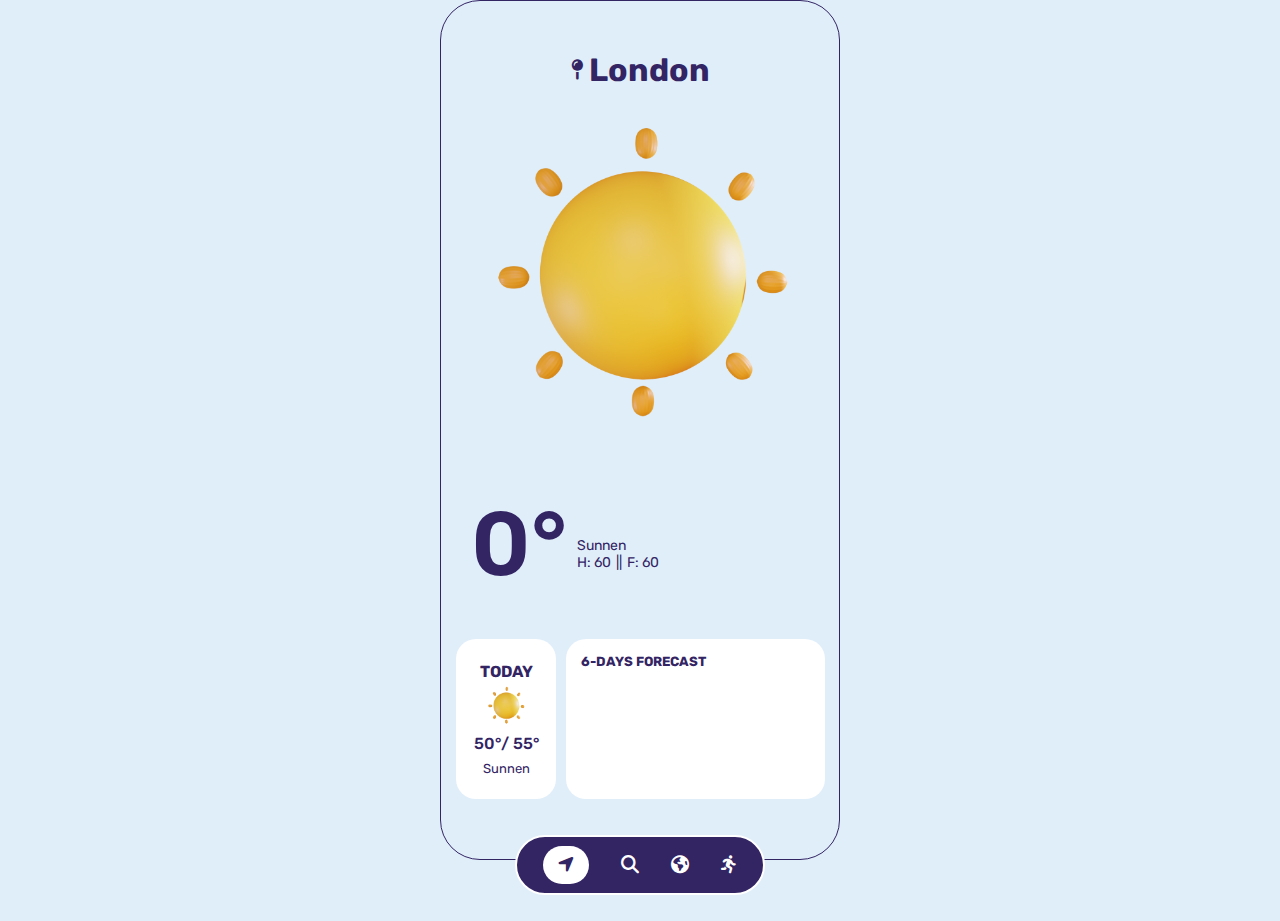
<file: index.html>
<!DOCTYPE html>
<html lang="en">
  <head>
    <meta charset="UTF-8" />
    <meta name="viewport" content="width=device-width, initial-scale=1.0" />
    <!-- links -->
    <link rel="icon" type="png" href="img/icon.png" />
    <link
      rel="stylesheet"
      href="https://cdnjs.cloudflare.com/ajax/libs/font-awesome/6.4.0/css/all.min.css"
    />
    <link rel="stylesheet" href="css/style.css" />
    <!-- Title -->
    <title>Weather App</title>
  </head>

  <body>
    <div class="pc">
      <!-- nav section -->
      <nav>
        <ul>
          <li>
            <a class="active" href="index.html"
              ><i class="fa-solid fa-location-arrow"></i
            ></a>
          </li>
          <li>
            <a href="search.html"
              ><i class="fa-solid fa-magnifying-glass"></i
            ></a>
          </li>
          <li>
            <a href="world.html"><i class="fa-solid fa-earth-americas"></i></a>
          </li>
          <li>
            <a href="activities.html"><i class="fa-solid fa-person-running"></i></a>
          </li>
        </ul>
      </nav>
      <!-- main section -->
      <div id="screen">
        <!-- city name -->
        <div class="city-name" id="city-name">
          <i class="fa-solid fa-map-pin"></i>
          <h1 id="city-name" >London</h1>
        </div>
        <!-- weather icon -->
        <div class="weather-icon-css">
          <img class="weather-icon" src="img/sun.png" />
        </div>
        <!-- weather details -->
        <div class="weather-description">
          <div class="show-metric" id="metric">0°</div>
          <div class="weather-details">
            <div class="weather-main" id="weather-main">Sunnen</div>
            <div class="h-f">
              <div class="show-humidity">H: <span id="humidity">60</span></div>
              ||
              <div class="show-humidity">
                F: <span id="feels-like">60</span>
              </div>
            </div>
          </div>
        </div>
        <!-- Today-forecast -->
        <div class="forcasts-box">
          <div class="today-forecast">
            <h4>TODAY</h4>
            <div class="weather-icon-today">
              <img class="weather-icons" src="img/sun.png" />
            </div>
            <div class="temp-today">
              <span id="temp-min-today">50°</span><span>/ </span
              ><span id="temp-max-today">55°</span>
            </div>
            <div class="weather-main-today" id="weather-main">Sunnen</div>
          </div>
          

          <!-- 5day Forecast -->
          <div class="forecast">
            <h5>6-DAYS FORECAST</h5>
            <div id="forecast-box"></div>
          </div>
        </div>
      </div>
    </div>
    <!-- script -->
    <script src="js/main.js"></script>
  </body>
</html>
</file>
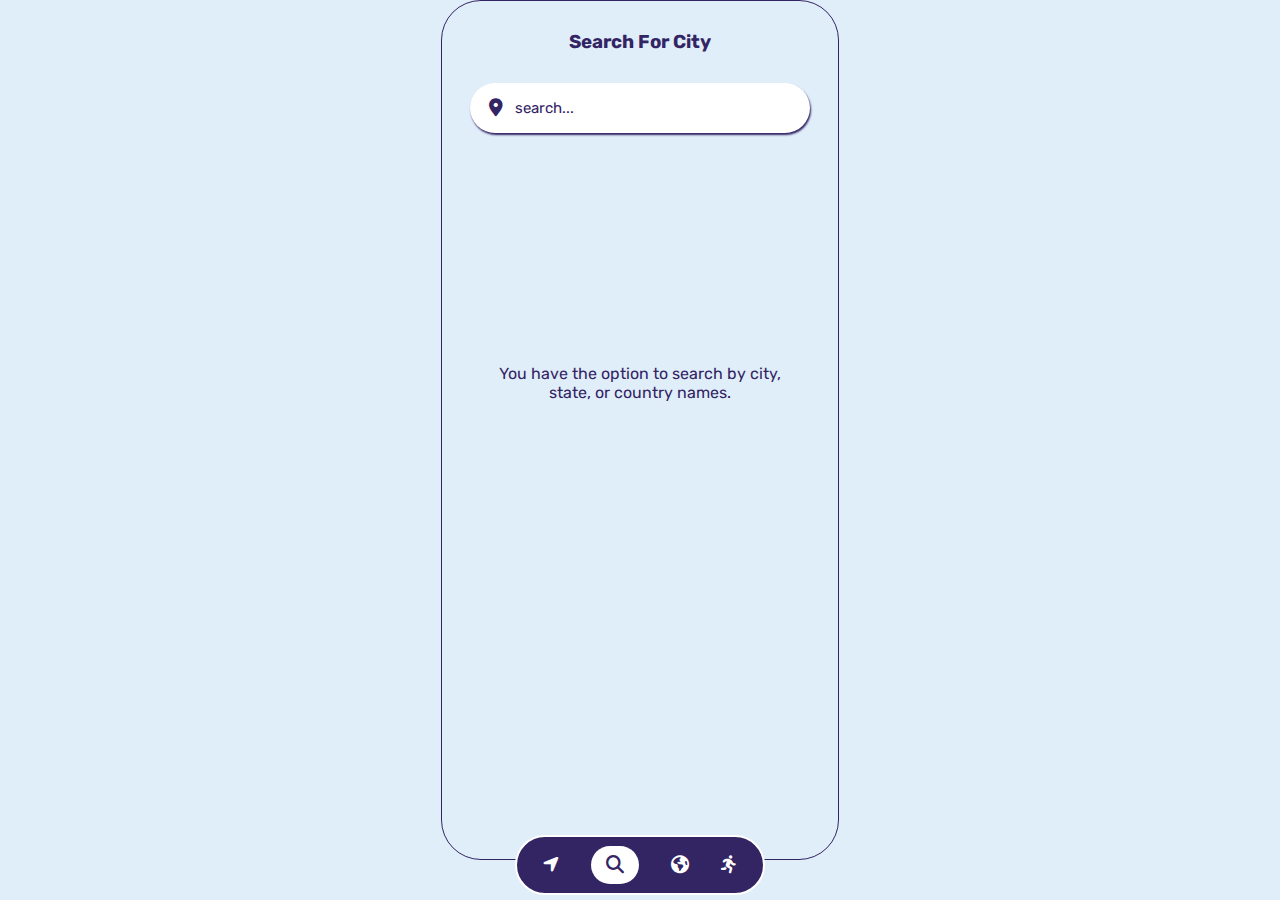
<file: search.html>
<!DOCTYPE html>
<html lang="en">

<head>
  <meta charset="UTF-8">
  <meta name="viewport" content="width=device-width, initial-scale=1.0">
  <!-- links -->
  <link rel="icon" type="png" href="img/icon.png" />
  <link rel="stylesheet" href="https://cdnjs.cloudflare.com/ajax/libs/font-awesome/6.4.0/css/all.min.css" />
  <link rel="stylesheet" href="css/search.css" />
  <!-- Title -->
  <title>Document</title>
</head>

<body>
  <div class="pc">
    <!-- nav section -->
    <nav>
      <ul>
        <li><a href="index.html"><i class="fa-solid fa-location-arrow"></i></a></li>
        <li><a class="active" href="search.html"><i class="fa-solid fa-magnifying-glass"></i></a></li>
        <li><a href="world.html"><i class="fa-solid fa-earth-americas"></i></a></li>
        <li>
          <a href="activities.html"><i class="fa-solid fa-person-running"></i></a>
        </li>
        
      </ul>
    </nav>
    <!-- main section -->
    <h3>Search For City</h3>
    <!-- search -->
    <div class="search">
      <div class="search-icon"><i class="fa-solid fa-location-dot"></i></div>
      <input class="searchinput" type="text" placeholder="search...">
    </div>
    <!-- message -->
    <div class="message">
      <p>You have the option to search by city, state, or country names.</p>
    </div>
    <!-- error message -->
    <div class="error-message">
      <p>One of the specified locations (city, state, or country) was not found. Please try again</p>
    </div>
    <!-- weather -->
    <div class="return">
      <div class="box">
        <div class="weather-box">
          <div class="name">
            <div class="city-name">Landon</div>
            <div class="weather-temp">20°</div>
          </div>
          <div class="weather-icon"><img class="weather-img" src="img/haze.png" alt=""></div>
        </div>
        <!-- 1 -->
        <div class="weather-desc">
          <div class="desc-box">
            <div class="desc-icon"><i class="fa-solid fa-wind"></i></div>
            <div class="desc-name">Wind</div>
            <div class="desc-info wind">15 m/s</div>
          </div>

          <div class="desc-box">
            <div class="desc-icon"><i class="fa-solid fa-temperature-full"></i></div>
            <div class="desc-name">Pressure</div>
            <div class="desc-info pressure">15 mbar</div>
          </div>

          <div class="desc-box">
            <div class="desc-icon"><i class="fa-solid fa-droplet"></i></div>
            <div class="desc-name">Humidity</div>
            <div class="desc-info humidity">50%</div>
          </div>
        </div>
        <!-- 2 -->
        <div class="weather-desc">
          <div class="desc-box">
            <div class="desc-icon"><i class="fa-solid fa-sun"></i></div>
            <div class="desc-name">Sun Rise</div>
            <div class="desc-info sunrise">12:00:00</div>
          </div>

          <div class="desc-box">
            <div class="desc-icon"><i class="fa-solid fa-cloud-sun"></i></div>
            <div class="desc-name">Sun Set</div>
            <div class="desc-info sunset">12:00:00</div>
          </div>

        </div>
      </div>
    </div>
  </div>
  <!-- main.js -->
  <script src="js/search.js"></script>
</body>

</html>
</file>
<file: css/style.css>
@import url("https://fonts.googleapis.com/css2?family=Rubik:ital,wght@0,300..900;1,300..900&display=swap");
* {
  padding: 0;
  margin: 0;
  box-sizing: border-box;
  list-style: none;
  font-family: "Rubik", sans-serif;
}
:root {
  --font-color-main: #332464;
  --white-color: #fff;
}
body {
  background-color: #e0eefa;
}
.pc {
  width: 400px;
  height: 860px;
  margin-left: auto;
  margin-right: auto;
  border: 1px solid var(--font-color-main);
  border-radius: 40px;
}

nav {
  position: fixed;
  left: 0;
  right: 0;
  margin: 0 auto;
  width: fit-content;
  bottom: 5px;
  display: flex;
  justify-content: center;
  align-items: center;
  width: 250px;
  height: 60px;
  border-radius: 40px;
  border: 2px solid var(--white-color);
  background-color: var(--font-color-main);
}
nav ul {
  display: flex;
  gap: 2pc;
}
nav ul li a {
  color: var(--white-color);
  font-size: 18px;
}
.active {
  background-color: var(--white-color);
  color: var(--font-color-main);
  border-radius: 100px;
  padding: 8px 15px;
}

#screen {
  width: 100%;
  height: 100vh;
  margin: 20px 0;
}
.city-name {
  color: var(--font-color-main);
  display: flex;
  justify-content: center;
  align-items: center;
  padding-top: 30px;
  gap: 5px;
}
.city-name i {
  font-size: 20px;
}
.weather-icon-css {
  display: flex;
  justify-content: center;
  align-items: center;
  width: 100%;
  height: 350px;
  margin-top: 10px;
}
.weather-icon-css img {
  width: 80%;
}
.weather-description {
  height: 150px;
  margin-top: 20px;
  display: flex;
  align-items: center;
  color: var(--font-color-main);
  /* border: 1px solid #000; */
}
.show-metric {
  padding-left: 30px;
  font-size: 90px;
  font-weight: 550;
}
.weather-details {
  font-size: 14px;
  margin: 50px 20px 30px 10px;
  width: 100px;
  display: flex;
  flex-direction: column;
}
.weather-details .h-f {
  display: flex;
  gap: 5px;
}
.forcasts-box {
  display: flex;
  margin: 20px 0;
  color: var(--font-color-main);
}
.today-forecast {
  width: 100px;
  height: 160px;
  border-radius: 20px;
  margin-left: 15px;
  display: flex;
  gap: 5px;
  flex-direction: column;
  justify-content: center;
  align-items: center;
  background-color: var(--white-color);
}
.weather-icon-today img {
  width: 40px;
}
.temp-today {
  font-weight: 500;
}
.weather-main-today {
  padding: 3px 0 0 0;
  font-size: 13px;
  text-align: center;
}
.forecast {
  width: 65%;
  height: 160px;
  margin-left: 10px;
  border-radius: 20px;
  background-color: var(--white-color);
}
.forecast h5 {
  text-align: left;
  padding: 15px 0 0 15px;
}
#forecast-box {
  display: grid;
  grid-auto-flow: column;
  overflow-y: auto;
  gap: 10px;
  width: 95%;
  padding: 10px 12px;
  overscroll-behavior-x: contain;
  scroll-snap-type: x mandatory;
  scrollbar-width: none;
}
#forecast-box::-webkit-scrollbar {
  display: none;
}
.weather-forecast-box {
  width: 70px;
  height: 110px;
  border-radius: 15px;
  display: flex;
  text-align: center;
  flex-direction: column;
  justify-content: center;
  align-items: center;
  gap: 2px;
  flex-shrink: 0;
  align-items: center;
  border: 1px solid var(--font-color-main);
}
.day-weather {
  font-size: 15px;
}
.weather-icon-forecast img {
  width: 30px;
}
.temp-weather {
  font-size: 12px;
}
.weather-main-forecast {
  font-size: 12px;
}

.weather-actions {
  margin: 15px;
  text-align: center;
}

.activity-link {
  display: inline-flex;
  align-items: center;
  gap: 8px;
  padding: 10px 20px;
  background-color: var(--font-color-main);
  color: var(--white-color);
  text-decoration: none;
  border-radius: 20px;
  transition: all 0.3s ease;
}

.activity-link:hover {
  opacity: 0.9;
  transform: translateY(-2px);
}

.activities-button {
  text-align: center;
  margin: 20px 0;
}

.activities-button a {
  display: inline-flex;
  align-items: center;
  gap: 10px;
  padding: 12px 24px;
  background-color: var(--font-color-main);
  color: var(--white-color);
  text-decoration: none;
  border-radius: 25px;
  transition: all 0.3s ease;
}

.activities-button a:hover {
  transform: translateY(-2px);
  box-shadow: 0 4px 12px rgba(51, 36, 100, 0.15);
}

.activities-button i {
  font-size: 18px;
}


@media (max-width: 400px) {
  /* 400 * 860 */
  .pc {
    border: none;
    border-radius: none;
    width: auto;
    height: auto;
  }
}
</file>
<file: css/search.css>
@import url("https://fonts.googleapis.com/css2?family=Rubik:ital,wght@0,300..900;1,300..900&display=swap");

* {
  padding: 0;
  margin: 0;
  box-sizing: border-box;
  list-style: none;
  font-family: "Rubik", sans-serif;
}

:root {
  --font-color-main: #332464;
  --white-color: #fff;
}

body {
  background-color: #e0eefa;
}

.pc {
  width: 398px;
  height: 860px;
  margin-left: auto;
  margin-right: auto;
  border: 1px solid var(--font-color-main);
  border-radius: 40px;
}

nav {
  position: fixed;
  left: 0;
  right: 0;
  margin: 0 auto;
  width: fit-content;
  bottom: 5px;
  display: flex;
  justify-content: center;
  align-items: center;
  width: 250px;
  height: 60px;
  border-radius: 40px;
  border: 2px solid var(--white-color);
  background-color: var(--font-color-main);
}

nav ul {
  display: flex;
  gap: 2pc;
}

nav ul li a {
  color: var(--white-color);
  font-size: 18px;
}

.active {
  background-color: var(--white-color);
  color: var(--font-color-main);
  border-radius: 100px;
  padding: 8px 15px;
}

h3 {
  color: var(--font-color-main);
  text-align: center;
  margin: 30px 0;
}

.search {
  width: 340px;
  height: 50px;
  margin-left: auto;
  margin-right: auto;
  border-radius: 40px;
  display: flex;
  justify-content: center;
  align-items: center;
  box-shadow: 1px 2px 2px var(--font-color-main);
  background-color: var(--white-color);
  position: relative;
}

.search-icon {
  width: 18px;
  height: 50px;
  display: flex;
  border-radius: 20px;
  justify-content: center;
  align-items: center;
}

.search-icon i {
  font-size: 18px;
  color: var(--font-color-main);
}

.search input {
  width: 85%;
  padding: 10px;
  font-size: 15px;
  color: var(--font-color-main);
  border: none;
  outline: none;
}

.search input::placeholder {
  color: var(--font-color-main);
}

/* Recommendations Dropdown */
.recommendations {
  width: 100%;
  background-color: var(--white-color);
  border-radius: 10px;
  box-shadow: 0px 4px 6px rgba(0, 0, 0, 0.1);
  position: absolute;
  top: 50px;
  left: 0;
  max-height: 200px;
  overflow-y: auto;
  display: none;
  z-index: 100;
}

.recommendation-item {
  padding: 10px;
  cursor: pointer;
  font-size: 14px;
  color: var(--font-color-main);
  transition: background-color 0.3s ease;
}

.recommendation-item:hover {
  background-color: #d0d8ff;
}

/* Error Message */
.error-message {
  display: none;
}

.error-message p {
  width: 100%;
  height: 500px;
  display: flex;
  justify-content: center;
  align-items: center;
  color: var(--font-color-main);
  text-align: center;
  padding: 40px;
}

/* Message */
.message {
  display: block;
}

.message p {
  width: 100%;
  height: 500px;
  display: flex;
  justify-content: center;
  align-items: center;
  color: var(--font-color-main);
  text-align: center;
  padding: 50px;
}

/* Weather Info */
.return {
  display: none;
}

.box {
  max-width: 400px;
  height: auto;
  padding: 0 40px;
  margin-left: auto;
  margin-right: auto;
  border: 1px solid black;
  margin-top: 40px;
}

.weather-box {
  height: 200px;
  max-width: 320px;
  border-radius: 40px;
  margin-top: 10px;
  display: flex;
  justify-content: center;
  align-items: center;
  background-color: var(--font-color-main);
}

.name {
  padding-left: 40px;
  width: 220px;
  display: flex;
  flex-direction: column;
  gap: 5px;
  color: var(--white-color);
  height: auto;
}

.city-name {
  font-size: 20px;
}

.weather-temp {
  font-size: 60px;
}

.weather-icon {
  padding: 0 20px;
  width: 220px;
  height: 170px;
  display: flex;
  align-items: center;
  justify-content: center;
}

.weather-icon img {
  width: 100%;
}

/* Weather Description */
.weather-desc {
  display: flex;
  justify-content: center;
  column-gap: 10px;
}

.desc-box {
  width: 100px;
  display: grid;
  padding: 15px;
  gap: 5px;
  height: 100px;
  margin-top: 10px;
  border-radius: 20px;
  place-content: center;
  color: var(--white-color);
  background-color: var(--font-color-main);
}

@media (max-width: 400px) {
  .pc {
    border: none;
    border-radius: none;
    width: auto;
    height: auto;
  }
}
</file>
